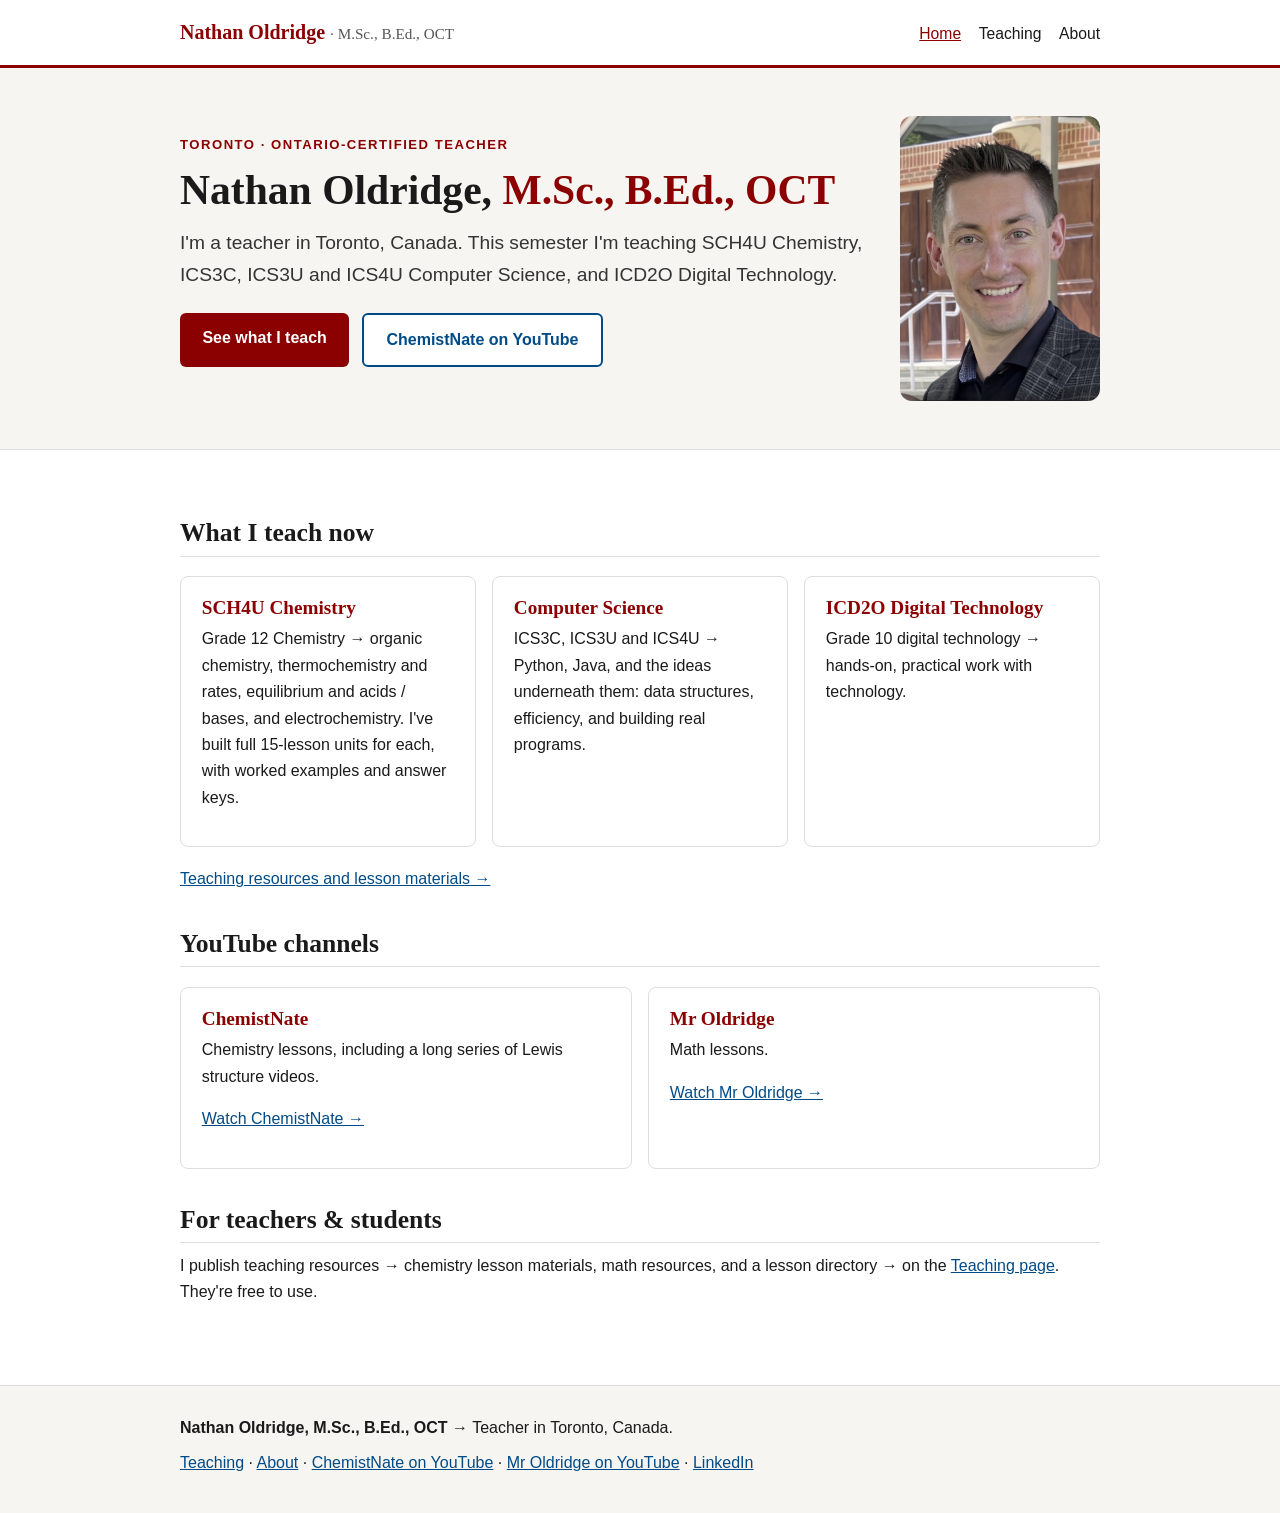
<file: index.html>
<!DOCTYPE html>
<html lang="en">
<head>
  <meta charset="UTF-8">
  <meta name="viewport" content="width=device-width, initial-scale=1.0">
  <title>Nathan Oldridge → Teacher in Toronto | M.Sc., B.Ed., OCT</title>
  <meta name="description" content="Nathan Oldridge, M.Sc., B.Ed., OCT → an Ontario-certified teacher in Toronto, currently teaching SCH4U Chemistry, ICS3C, ICS3U, ICS4U and ICD2O. YouTube: ChemistNate and Mr Oldridge.">
  <link rel="stylesheet" href="styles.css">
</head>
<body>

<header class="site-header">
  <div class="nav-wrap">
    <a class="brand" href="index.html">Nathan Oldridge <span>· M.Sc., B.Ed., OCT</span></a>
    <nav>
      <a href="index.html" class="active">Home</a>
      <a href="teaching.html">Teaching</a>
      <a href="about.html">About</a>
    </nav>
  </div>
</header>

<section class="hero">
  <div class="wrap hero-flex">
    <div>
    <p class="eyebrow">Toronto · Ontario-certified teacher</p>
    <h1>Nathan Oldridge, <em>M.Sc., B.Ed., OCT</em></h1>
    <p class="lede">I'm a teacher in Toronto, Canada. This semester I'm teaching SCH4U Chemistry, ICS3C, ICS3U and ICS4U Computer Science, and ICD2O Digital Technology.</p>
    <div class="cta-row">
      <a class="btn" href="teaching.html">See what I teach</a>
      <a class="btn secondary" href="https://www.youtube.com/chemistNate">ChemistNate on YouTube</a>
    </div>
    </div>
    <img class="hero-photo" src="nathan-headshot.jpg" alt="Nathan Oldridge, smiling, wearing a dark shirt and grey plaid blazer">
  </div>
</section>

<main class="wrap">

  <h2>What I teach now</h2>
  <div class="grid">
    <div class="card">
      <h3>SCH4U Chemistry</h3>
      <p>Grade 12 Chemistry → organic chemistry, thermochemistry and rates, equilibrium and acids / bases, and electrochemistry. I've built full 15-lesson units for each, with worked examples and answer keys.</p>
    </div>
    <div class="card">
      <h3>Computer Science</h3>
      <p>ICS3C, ICS3U and ICS4U → Python, Java, and the ideas underneath them: data structures, efficiency, and building real programs.</p>
    </div>
    <div class="card">
      <h3>ICD2O Digital Technology</h3>
      <p>Grade 10 digital technology → hands-on, practical work with technology.</p>
    </div>
  </div>
  <p><a href="teaching.html">Teaching resources and lesson materials →</a></p>

  <h2>YouTube channels</h2>
  <div class="grid">
    <div class="card">
      <h3>ChemistNate</h3>
      <p>Chemistry lessons, including a long series of Lewis structure videos.</p>
      <p><a href="https://www.youtube.com/chemistNate">Watch ChemistNate →</a></p>
    </div>
    <div class="card">
      <h3>Mr Oldridge</h3>
      <p>Math lessons.</p>
      <p><a href="https://www.youtube.com/mrOldridge">Watch Mr Oldridge →</a></p>
    </div>
  </div>

  <h2>For teachers &amp; students</h2>
  <p>I publish teaching resources → chemistry lesson materials, math resources, and a lesson directory → on the <a href="teaching.html">Teaching page</a>. They're free to use.</p>

</main>

<footer class="site-footer">
  <div class="wrap">
    <p><strong>Nathan Oldridge, M.Sc., B.Ed., OCT</strong> → Teacher in Toronto, Canada.</p>
    <p><a href="teaching.html">Teaching</a> · <a href="about.html">About</a> · <a href="https://www.youtube.com/chemistNate">ChemistNate on YouTube</a> · <a href="https://www.youtube.com/mrOldridge">Mr Oldridge on YouTube</a> · <a href="https://www.linkedin.com/in/nathanoldridge/">LinkedIn</a></p>
  </div>
</footer>

</body>
</html>
</file>
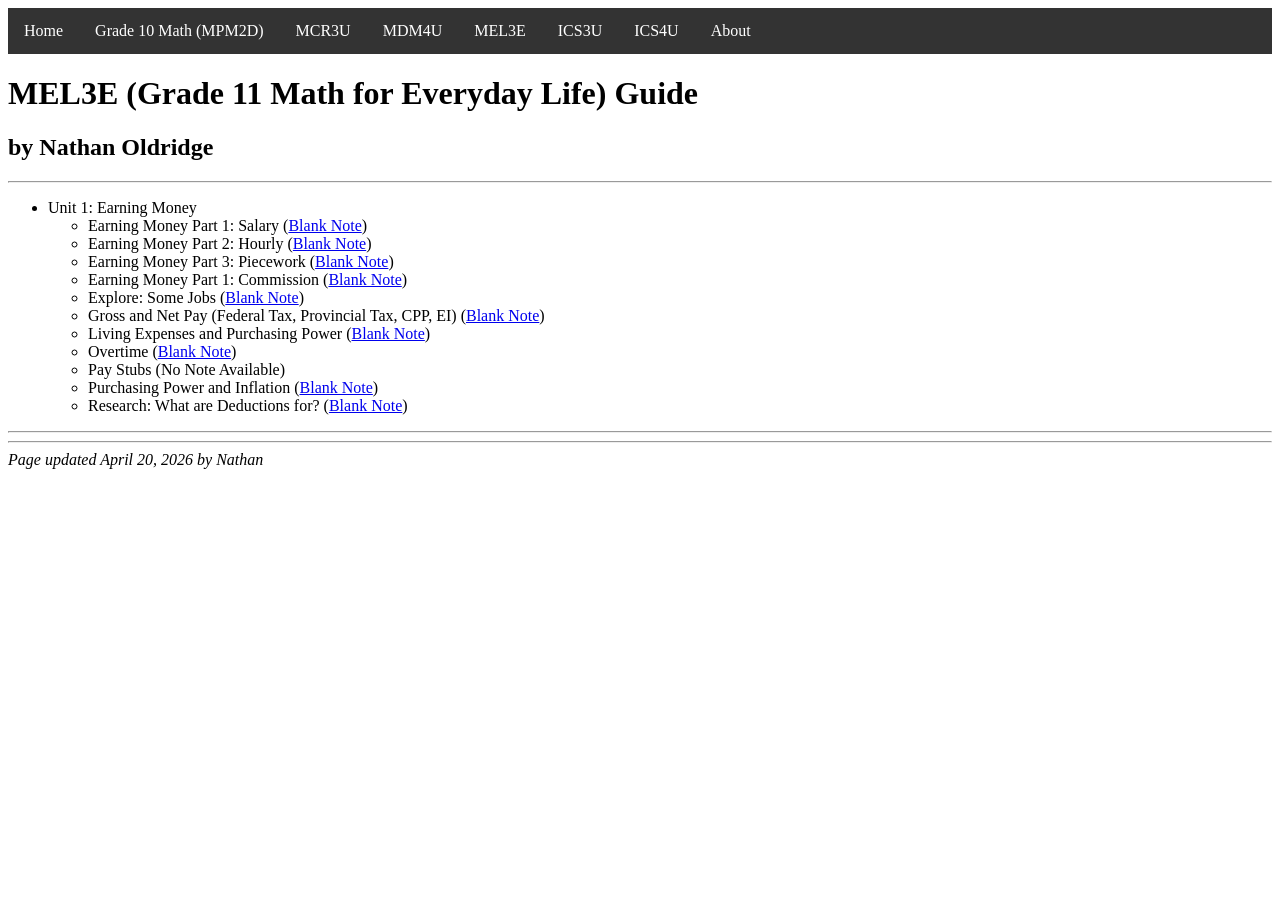
<file: mel3e/index.html>
<!doctype html>
<html lang="en">
  <head>
    <title>MEL3E Lessons by Nathan Oldridge</title>
    <style>
ul.nav {
  list-style-type: none;
  margin: 0;
  padding: 0;
  overflow: hidden;
  background-color: #333;
}

li.nav {
  float: left;
}

a.nav {
  display: block;
  color: white;
  text-align: center;
  padding: 14px 16px;
  text-decoration: none;
}

/* Change the link color to #111 (black) on hover */
a.nav:hover {
  background-color: #111;
}
a.nav:active{
    background-color: darkgreen;
}
    </style>
  </head>
  <body>
    <!-- navigation bar -->
    <ul class="nav">
        <li class="nav"><a class="nav" href="/index.html">Home</a></li>
        <li class="nav"><a class="nav" href="/mpm2d/">Grade 10 Math (MPM2D)</a></li>
        <li class="nav"><a class="nav" href="/mcr3u/">MCR3U</a></li>
        <li class="nav"><a class="nav" href="/mdm4u/">MDM4U</a></li>
        <li class="nav"><a class="nav" href="/mel3e/">MEL3E</a></li>        <li class="nav"><a class="nav" href="/ics3u/">ICS3U</a></li>
        <li class="nav"><a class="nav" href="/ics4u/">ICS4U</a></li>
        <li class="nav"><a class="nav" href="about.html">About</a></li>
    </ul>
    <!-- End navigation bar -->
    <h1>MEL3E (Grade 11 Math for Everyday Life) Guide</h1>
    <h2>by Nathan Oldridge</h2>
    <hr />
    <ul>
      <li>Unit 1: Earning Money
        <ul>
          <li>Earning Money Part 1: Salary (<a href="mel3e-earning-money-part-1-salary.pdf">Blank Note</a>)</li>
          <li>Earning Money Part 2: Hourly (<a href="mel3e-earning-money-part-2-hourly.pdf">Blank Note</a>)</li>
          <li>Earning Money Part 3: Piecework (<a href="mel3e-earning-money-part-3-piecework.pdf">Blank Note</a>)</li>
          <li>Earning Money Part 1: Commission (<a href="mel3e-earning-money-part-4-commission.pdf">Blank Note</a>)</li>
          <li>Explore: Some Jobs (<a href="mel3e-explore-some-jobs-a1-1.pdf">Blank Note</a>)</li>
          <li>Gross and Net Pay (Federal Tax, Provincial Tax, CPP, EI) (<a href="mel3e-gross-and-net-pay-fed-prov-tax-cpp-ei.pdf">Blank Note</a>)</li>
          <li>Living Expenses and Purchasing Power (<a href="mel3e-living-expenses-purchasing-power.pdf">Blank Note</a>)</li>
          <li>Overtime (<a href="mel3e-overtime.pdf">Blank Note</a>)</li>
          <li>Pay Stubs (No Note Available)</li>
          <li>Purchasing Power and Inflation (<a href="mel3e-purchasing-power-inflation.pdf">Blank Note</a>)</li>
          <li>Research: What are Deductions for? (<a href="mel3e-research-what-are-deductions-for-a2-1.pdf">Blank Note</a>)</li>
        </ul>
      </li>
      <!--<li>B: Analytic Geometry
        <ul>
          <li>model and solve problems involving the intersection of two straight lines;</li>
          <li>solve problems using analytic geometry involving properties of lines and line segments;</li>
          <li>verify geometric properties of triangles and quadrilaterals, using analytic geometry.</li>
        </ul>
      </li>
      <li>C: Trigonometry
        <ul>
          <li>use their knowledge of ratio and proportion to investigate similar triangles and solve problems related to similarity;</li>
          <li>solve problems involving right triangles, using the primary trigonometric ratios and the Pythagorean theorem;</li>
          <li>solve problems involving acute triangles, using the sine law and the cosine law.</li>
        </ul>
      </li>-->
    </ul>
    <hr />
    
    <hr />
    <i>Page updated April 20, 2026 by Nathan</i>
  </body>
</html>
</file>
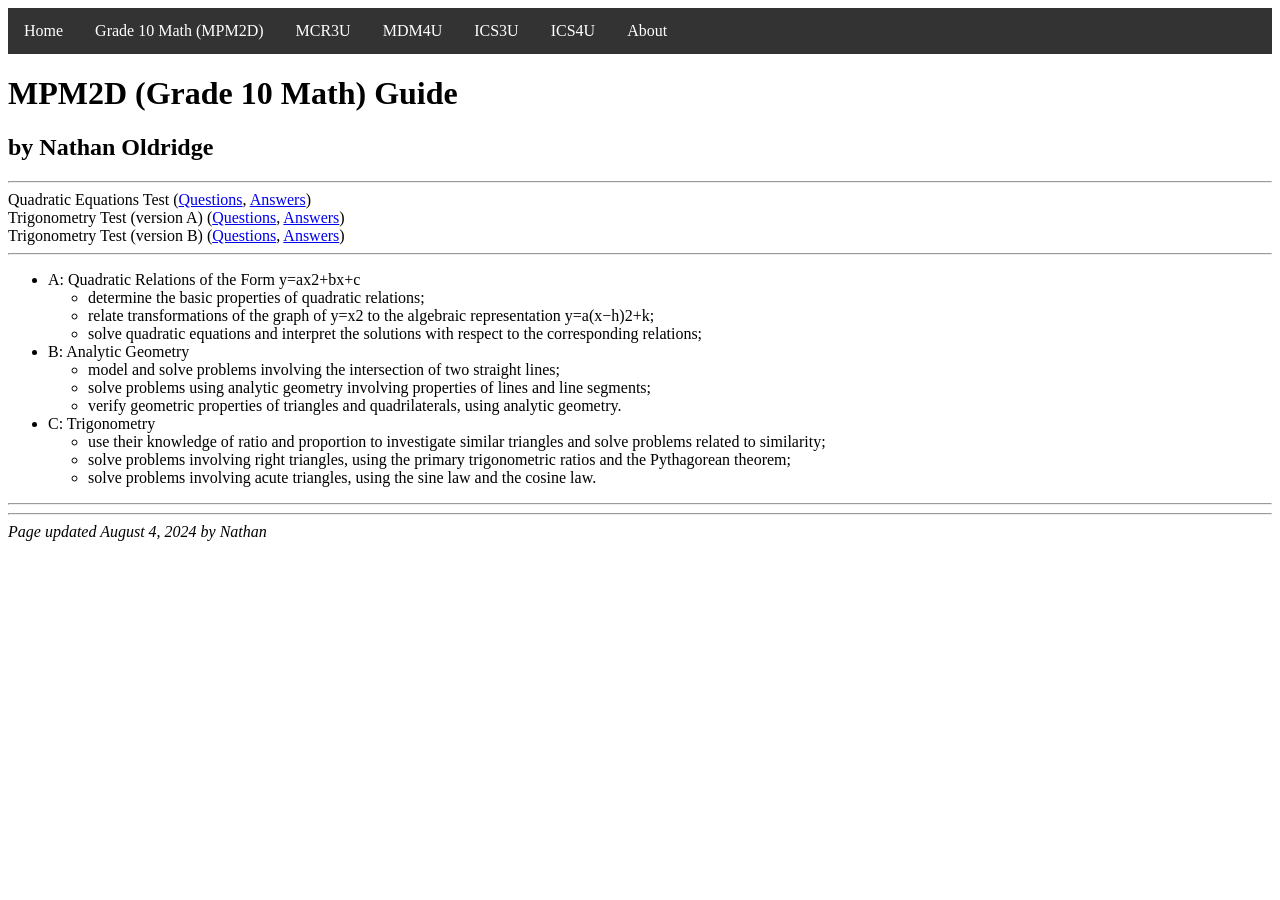
<file: mpm2d/index.html>
<!doctype html>
<html lang="en">
  <head>
    <title>MPMD Guide by Nathan Oldridge</title>
    <style>
ul.nav {
  list-style-type: none;
  margin: 0;
  padding: 0;
  overflow: hidden;
  background-color: #333;
}

li.nav {
  float: left;
}

a.nav {
  display: block;
  color: white;
  text-align: center;
  padding: 14px 16px;
  text-decoration: none;
}

/* Change the link color to #111 (black) on hover */
a.nav:hover {
  background-color: #111;
}
a.nav:active{
    background-color: darkgreen;
}
    </style>
  </head>
  <body>
    <!-- navigation bar -->
    <ul class="nav">
        <li class="nav"><a class="nav" href="/index.html">Home</a></li>
        <li class="nav"><a class="nav" href="/mpm2d/">Grade 10 Math (MPM2D)</a></li>
        <li class="nav"><a class="nav" href="/mcr3u/">MCR3U</a></li>
        <li class="nav"><a class="nav" href="/mdm4u/">MDM4U</a></li>
        <li class="nav"><a class="nav" href="/ics3u/">ICS3U</a></li>
        <li class="nav"><a class="nav" href="/ics4u/">ICS4U</a></li>
        <li class="nav"><a class="nav" href="about.html">About</a></li>
    </ul>
    <!-- End navigation bar -->
    <h1>MPM2D (Grade 10 Math) Guide</h1>
    <h2>by Nathan Oldridge</h2>
    <hr />
    Quadratic Equations Test (<a href="mpm2d-quadratic-equations-test-a-may-2022-questions.pdf">Questions</a>, <a href="mpm2d-quadratic-equations-test-a-may-2022-answers.pdf">Answers</a>)
    <br />
    Trigonometry Test (version A) (<a href="mpm2d-trigonometry-test-a-questions.pdf">Questions</a>, <a href="mpm2d-trigonometry-test-a-answers.pdf">Answers</a>)
    <br />
    Trigonometry Test (version B) (<a href="mpm2d-trigonometry-test-b-questions.pdf">Questions</a>, <a href="mpm2d-trigonometry-test-b-answers.pdf">Answers</a>)
    <hr />
    <ul>
      <li>A: Quadratic Relations of the Form y=ax2+bx+c
        <ul>
          <li>determine the basic properties of quadratic relations;</li>
          <li>relate transformations of the graph of y=x2 to the algebraic representation y=a(x−h)2+k;</li>
          <li>solve quadratic equations and interpret the solutions with respect to the corresponding relations;</li>
        </ul>
      </li>
      <li>B: Analytic Geometry
        <ul>
          <li>model and solve problems involving the intersection of two straight lines;</li>
          <li>solve problems using analytic geometry involving properties of lines and line segments;</li>
          <li>verify geometric properties of triangles and quadrilaterals, using analytic geometry.</li>
        </ul>
      </li>
      <li>C: Trigonometry
        <ul>
          <li>use their knowledge of ratio and proportion to investigate similar triangles and solve problems related to similarity;</li>
          <li>solve problems involving right triangles, using the primary trigonometric ratios and the Pythagorean theorem;</li>
          <li>solve problems involving acute triangles, using the sine law and the cosine law.</li>
        </ul>
      </li>
    </ul>
    <hr />
    
    <hr />
    <i>Page updated August 4, 2024 by Nathan</i>
  </body>
</html>
</file>
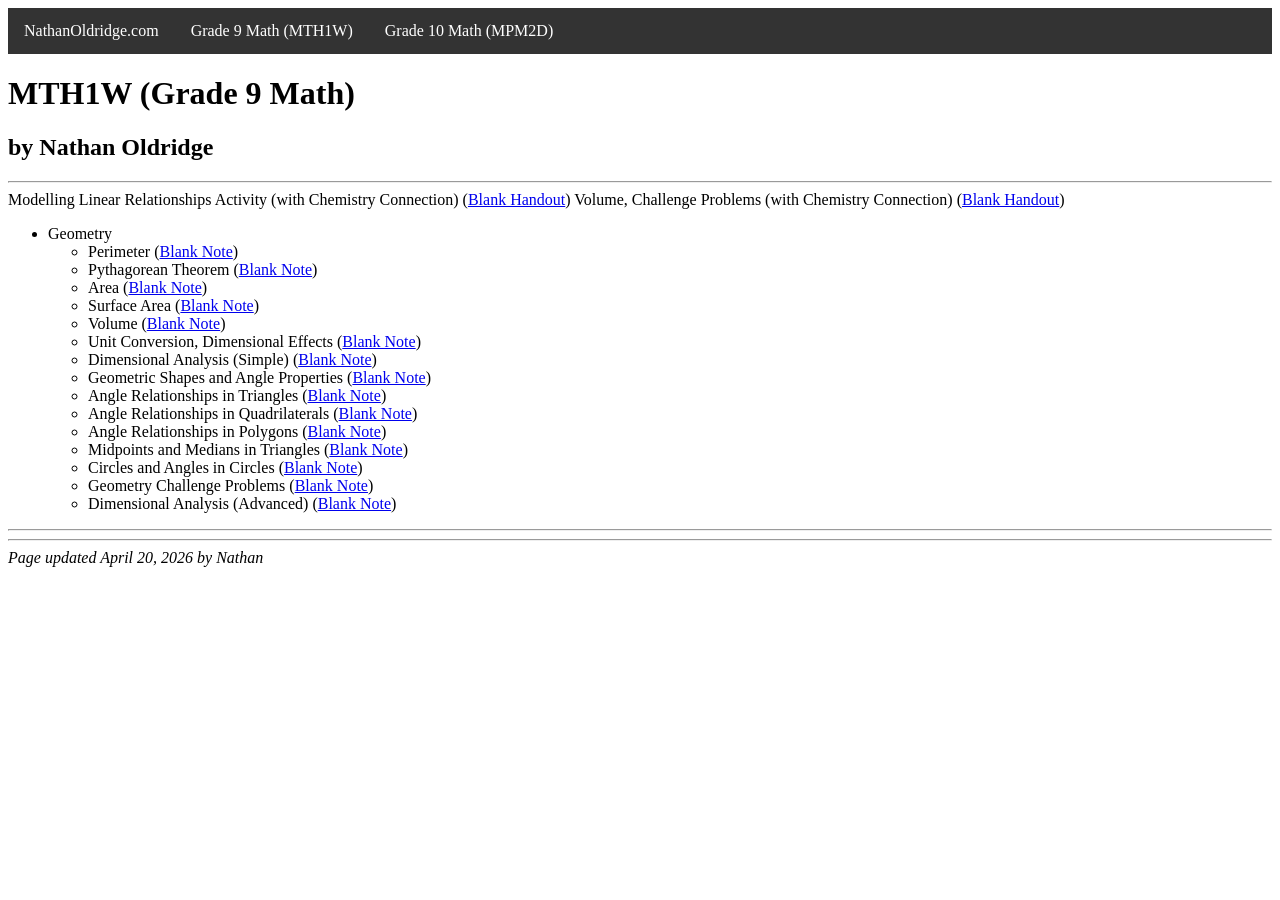
<file: mth1w/index.html>
<!doctype html>
<html lang="en">
  <head>
    <title>MTH1W Lessons, Quizzes, Tests by Nathan Oldridge</title>
    <style>
ul.nav {
  list-style-type: none;
  margin: 0;
  padding: 0;
  overflow: hidden;
  background-color: #333;
}

li.nav {
  float: left;
}

a.nav {
  display: block;
  color: white;
  text-align: center;
  padding: 14px 16px;
  text-decoration: none;
}

/* Change the link color to #111 (black) on hover */
a.nav:hover {
  background-color: #111;
}
a.nav:active{
    background-color: darkgreen;
}
    </style>
  </head>
  <body>
    <!-- navigation bar -->
    <ul class="nav">
        <li class="nav"><a class="nav" href="../index.html">NathanOldridge.com</a></li>
        <li class="nav"><a class="nav" href="/mth1w/">Grade 9 Math (MTH1W)</a></li>
        <li class="nav"><a class="nav" href="/mpm2d/">Grade 10 Math (MPM2D)</a></li>
        <!--<li class="nav"><a class="nav" href="/mcr3u/">MCR3U</a></li>
        <li class="nav"><a class="nav" href="/mdm4u/">MDM4U</a></li>
        <li class="nav"><a class="nav" href="/ics3u/">ICS3U</a></li>
        <li class="nav"><a class="nav" href="/ics4u/">ICS4U</a></li>
        <li class="nav"><a class="nav" href="about.html">About</a></li>-->
    </ul>
    <!-- End navigation bar -->
    <h1>MTH1W (Grade 9 Math)</h1>
    <h2>by Nathan Oldridge</h2>
    <hr />
    Modelling Linear Relationships Activity (with Chemistry Connection) (<a href="mth1w-modelling-linear-relationships-plus-chemistry-connection.pdf">Blank Handout</a>)
    Volume, Challenge Problems (with Chemistry Connection) (<a href="mth1w-volume-challenge-problems-chemistry-connection.pdf">Blank Handout</a>)
    <br />
    <ul>
      <li>Geometry
        <ul>
          <li>Perimeter (<a href="mth1w-perimeter.pdf">Blank Note</a>)</li>
          <li>Pythagorean Theorem (<a href="mth1w-pythagorean-theorem.pdf">Blank Note</a>)</li>
          <li>Area (<a href="mth1w-area.pdf">Blank Note</a>)</li>
          <li>Surface Area (<a href="mth1w-surface-area.pdf">Blank Note</a>)</li>
          <li>Volume (<a href="mth1w-volume.pdf">Blank Note</a>)</li>
          <li>Unit Conversion, Dimensional Effects (<a href="mth1w-unit-conversions-dimensional-effects.pdf">Blank Note</a>)</li>
          <li>Dimensional Analysis (Simple) (<a href="mth1w-dimensional-analysis.pdf">Blank Note</a>)</li>
          <li>Geometric Shapes and Angle Properties (<a href="mth1w-geometric-shapes-and-angle-properties.pdf">Blank Note</a>)</li>
          <li>Angle Relationships in Triangles (<a href="mth1w-angle-relationships-in-triangles.pdf">Blank Note</a>)</li>
          <li>Angle Relationships in Quadrilaterals (<a href="mth1w-angle-relationships-quadrilaterals.pdf">Blank Note</a>)</li>
          <li>Angle Relationships in Polygons (<a href="mth1w-angle-relationships-polygons.pdf">Blank Note</a>)</li>
          <li>Midpoints and Medians in Triangles (<a href="mth1w-midpoints-medians-triangles.pdf">Blank Note</a>)</li>
          <li>Circles and Angles in Circles (<a href="mth1w-circles.pdf">Blank Note</a>)</li>
          <li>Geometry Challenge Problems (<a href="mth1w-geometry-challenge-problems.pdf">Blank Note</a>)</li>
          <li>Dimensional Analysis (Advanced) (<a href="mth1w-dimensional-analysis-advanced.pdf">Blank Note</a>)</li>
          </ul>
      </li>
    </ul>
    <!--Trigonometry Test (version A) (<a href="mpm2d-trigonometry-test-a-questions.pdf">Questions</a>, <a href="mpm2d-trigonometry-test-a-answers.pdf">Answers</a>)
    <br />
    Trigonometry Test (version B) (<a href="mpm2d-trigonometry-test-b-questions.pdf">Questions</a>, <a href="mpm2d-trigonometry-test-b-answers.pdf">Answers</a>)
    <hr />-->
    <!--<ul>
      <li>A: Quadratic Relations of the Form y=ax2+bx+c
        <ul>
          <li>determine the basic properties of quadratic relations;</li>
          <li>relate transformations of the graph of y=x2 to the algebraic representation y=a(x−h)2+k;</li>
          <li>solve quadratic equations and interpret the solutions with respect to the corresponding relations;</li>
        </ul>
      </li>
      <li>B: Analytic Geometry
        <ul>
          <li>model and solve problems involving the intersection of two straight lines;</li>
          <li>solve problems using analytic geometry involving properties of lines and line segments;</li>
          <li>verify geometric properties of triangles and quadrilaterals, using analytic geometry.</li>
        </ul>
      </li>
      <li>C: Trigonometry
        <ul>
          <li>use their knowledge of ratio and proportion to investigate similar triangles and solve problems related to similarity;</li>
          <li>solve problems involving right triangles, using the primary trigonometric ratios and the Pythagorean theorem;</li>
          <li>solve problems involving acute triangles, using the sine law and the cosine law.</li>
        </ul>
      </li>
    </ul>-->
    <hr />
    
    <hr />
    <i>Page updated April 20, 2026 by Nathan</i>
  </body>
</html>
</file>
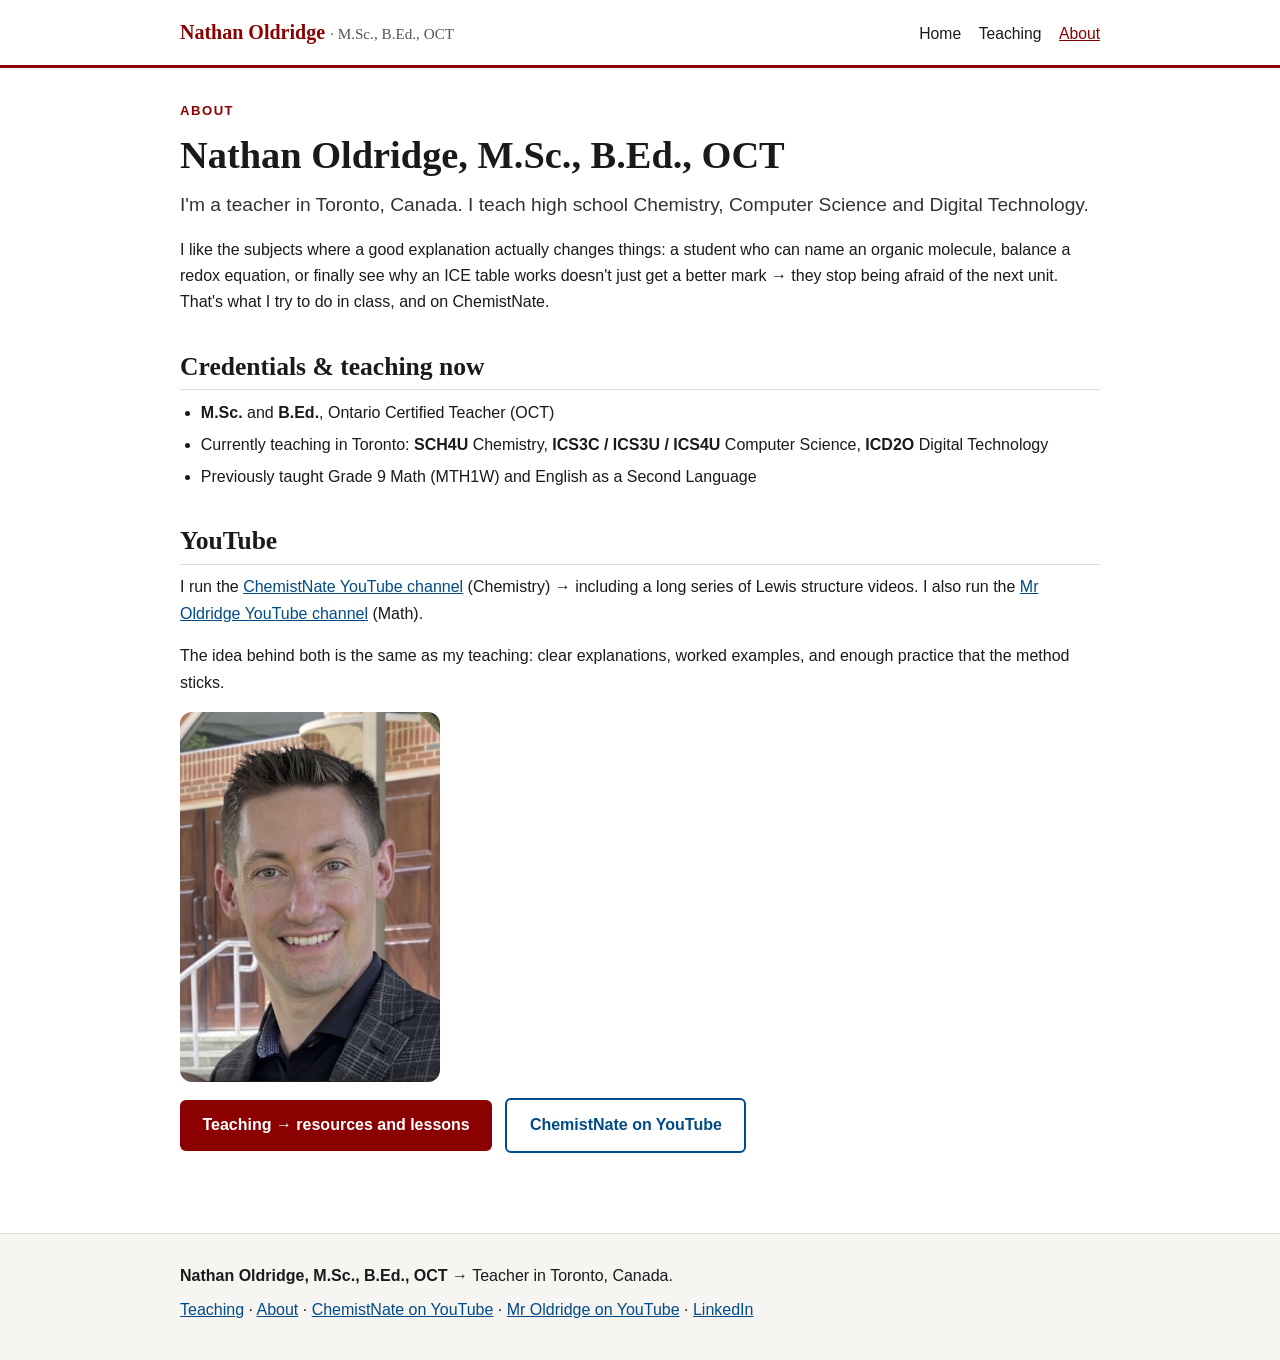
<file: about.html>
<!DOCTYPE html>
<html lang="en">
<head>
  <meta charset="UTF-8">
  <meta name="viewport" content="width=device-width, initial-scale=1.0">
  <title>About → Nathan Oldridge, M.Sc., B.Ed., OCT</title>
  <meta name="description" content="About Nathan Oldridge → Ontario-certified teacher in Toronto, M.Sc., B.Ed., OCT, teaching SCH4U Chemistry and running ChemistNate.">
  <link rel="stylesheet" href="styles.css">
</head>
<body>

<header class="site-header">
  <div class="nav-wrap">
    <a class="brand" href="index.html">Nathan Oldridge <span>· M.Sc., B.Ed., OCT</span></a>
    <nav>
      <a href="index.html">Home</a>
      <a href="teaching.html">Teaching</a>
      <a href="about.html" class="active">About</a>
    </nav>
  </div>
</header>

<main class="wrap">
  <p class="eyebrow">About</p>
  <h1>Nathan Oldridge, M.Sc., B.Ed., OCT</h1>
  <p class="lede">I'm a teacher in Toronto, Canada. I teach high school Chemistry, Computer Science and Digital Technology.</p>

  <p>I like the subjects where a good explanation actually changes things: a student who can name an organic molecule, balance a redox equation, or finally see why an ICE table works doesn't just get a better mark → they stop being afraid of the next unit. That's what I try to do in class, and on ChemistNate.</p>

  <h2>Credentials &amp; teaching now</h2>
  <ul>
    <li><strong>M.Sc.</strong> and <strong>B.Ed.</strong>, Ontario Certified Teacher (OCT)</li>
    <li>Currently teaching in Toronto: <strong>SCH4U</strong> Chemistry, <strong>ICS3C / ICS3U / ICS4U</strong> Computer Science, <strong>ICD2O</strong> Digital Technology</li>
    <li>Previously taught Grade 9 Math (MTH1W) and English as a Second Language</li>
  </ul>

  <h2>YouTube</h2>
  <p>I run the <a href="https://www.youtube.com/chemistNate">ChemistNate YouTube channel</a> (Chemistry) → including a long series of Lewis structure videos. I also run the <a href="https://www.youtube.com/mrOldridge">Mr Oldridge YouTube channel</a> (Math).</p>
  <p>The idea behind both is the same as my teaching: clear explanations, worked examples, and enough practice that the method sticks.</p>

  <img class="about-photo" src="nathan-headshot.jpg" alt="Nathan Oldridge, smiling, wearing a dark shirt and grey plaid blazer">

  <p><a class="btn" href="teaching.html">Teaching → resources and lessons</a> &nbsp; <a class="btn secondary" href="https://www.youtube.com/chemistNate">ChemistNate on YouTube</a></p>
</main>

<footer class="site-footer">
  <div class="wrap">
    <p><strong>Nathan Oldridge, M.Sc., B.Ed., OCT</strong> → Teacher in Toronto, Canada.</p>
    <p><a href="teaching.html">Teaching</a> · <a href="about.html">About</a> · <a href="https://www.youtube.com/chemistNate">ChemistNate on YouTube</a> · <a href="https://www.youtube.com/mrOldridge">Mr Oldridge on YouTube</a> · <a href="https://www.linkedin.com/in/nathanoldridge/">LinkedIn</a></p>
  </div>
</footer>

</body>
</html>
</file>
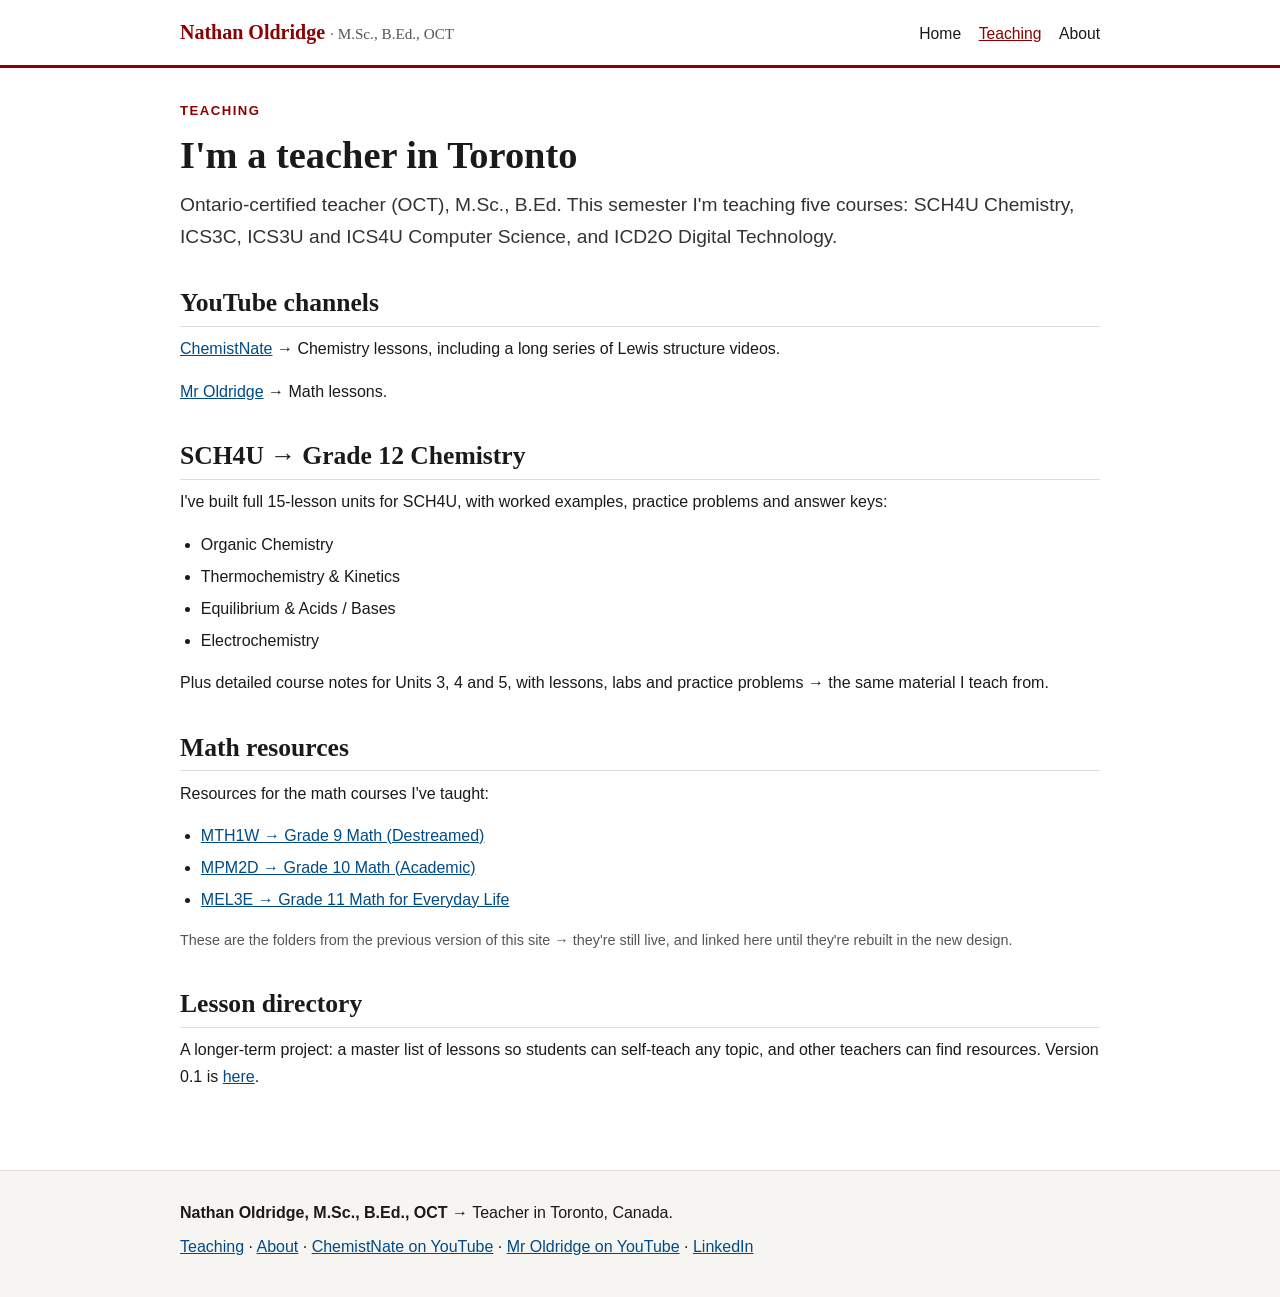
<file: teaching.html>
<!DOCTYPE html>
<html lang="en">
<head>
  <meta charset="UTF-8">
  <meta name="viewport" content="width=device-width, initial-scale=1.0">
  <title>Teaching → Nathan Oldridge, Toronto Teacher</title>
  <meta name="description" content="Nathan Oldridge, M.Sc., B.Ed., OCT → currently teaching SCH4U Chemistry, ICS3C, ICS3U, ICS4U and ICD2O in Toronto. Math resources and YouTube channels.">
  <link rel="stylesheet" href="styles.css">
</head>
<body>

<header class="site-header">
  <div class="nav-wrap">
    <a class="brand" href="index.html">Nathan Oldridge <span>· M.Sc., B.Ed., OCT</span></a>
    <nav>
      <a href="index.html">Home</a>
      <a href="teaching.html" class="active">Teaching</a>
      <a href="about.html">About</a>
    </nav>
  </div>
</header>

<main class="wrap">
  <p class="eyebrow">Teaching</p>
  <h1>I'm a teacher in Toronto</h1>
  <p class="lede">Ontario-certified teacher (OCT), M.Sc., B.Ed. This semester I'm teaching five courses: SCH4U Chemistry, ICS3C, ICS3U and ICS4U Computer Science, and ICD2O Digital Technology.</p>


  <h2>YouTube channels</h2>
  <p><a href="https://www.youtube.com/chemistNate">ChemistNate</a> → Chemistry lessons, including a long series of Lewis structure videos.</p>
  <p><a href="https://www.youtube.com/mrOldridge">Mr Oldridge</a> → Math lessons.</p>

  <h2>SCH4U → Grade 12 Chemistry</h2>
  <p>I've built full 15-lesson units for SCH4U, with worked examples, practice problems and answer keys:</p>
  <ul>
    <li>Organic Chemistry</li>
    <li>Thermochemistry &amp; Kinetics</li>
    <li>Equilibrium &amp; Acids / Bases</li>
    <li>Electrochemistry</li>
  </ul>
  <p>Plus detailed course notes for Units 3, 4 and 5, with lessons, labs and practice problems → the same material I teach from.</p>

  <h2>Math resources</h2>
  <p>Resources for the math courses I've taught:</p>
  <ul>
    <li><a href="/mth1w/">MTH1W → Grade 9 Math (Destreamed)</a></li>
    <li><a href="/mpm2d/">MPM2D → Grade 10 Math (Academic)</a></li>
    <li><a href="/mel3e/">MEL3E → Grade 11 Math for Everyday Life</a></li>
  </ul>
  <p class="small muted">These are the folders from the previous version of this site → they're still live, and linked here until they're rebuilt in the new design.</p>

  <h2>Lesson directory</h2>
  <p>A longer-term project: a master list of lessons so students can self-teach any topic, and other teachers can find resources. Version 0.1 is <a href="lesson-directory.html">here</a>.</p>
</main>

<footer class="site-footer">
  <div class="wrap">
    <p><strong>Nathan Oldridge, M.Sc., B.Ed., OCT</strong> → Teacher in Toronto, Canada.</p>
    <p><a href="teaching.html">Teaching</a> · <a href="about.html">About</a> · <a href="https://www.youtube.com/chemistNate">ChemistNate on YouTube</a> · <a href="https://www.youtube.com/mrOldridge">Mr Oldridge on YouTube</a> · <a href="https://www.linkedin.com/in/nathanoldridge/">LinkedIn</a></p>
  </div>
</footer>

</body>
</html>
</file>
<file: styles.css>
/* NathanOldridge.com → draft revamp, Nov 2026
   Light, parent-friendly, echoes the ChemistNate palette:
   maroon #8b0000, blue #004b87, Georgia headings, Arial body. */
:root {
  --maroon: #8b0000;
  --blue: #004b87;
  --ink: #1a1a1a;
  --muted: #555;
  --line: #ddd;
  --bg: #ffffff;
  --soft: #f7f5f2;
  --soft-blue: #eef4f9;
}
* { box-sizing: border-box; }
body {
  font-family: Arial, Verdana, Helvetica, sans-serif;
  margin: 0; padding: 0;
  background: var(--bg); color: var(--ink);
  line-height: 1.65;
}
a { color: var(--blue); }
a:hover { text-decoration: underline; }
h1, h2, h3 { font-family: Georgia, "Times New Roman", serif; color: var(--ink); line-height: 1.25; }
h1 { font-size: 2.4rem; margin: 0 0 0.6rem; }
h2 { font-size: 1.6rem; margin: 2.2rem 0 0.6rem; border-bottom: 1px solid var(--line); padding-bottom: 0.4rem; }
h3 { font-size: 1.2rem; margin: 1.4rem 0 0.4rem; }
p { margin: 0 0 1rem; }
ul { margin: 0 0 1rem; padding-left: 1.3rem; }
li { margin-bottom: 0.35rem; }

/* Header / nav */
.site-header {
  border-bottom: 3px solid var(--maroon);
  background: #fff;
}
.nav-wrap {
  max-width: 960px; margin: 0 auto; padding: 1rem 20px;
  display: flex; flex-wrap: wrap; align-items: baseline; gap: 0.4rem 1.5rem;
}
.brand { font-family: Georgia, serif; font-size: 1.25rem; color: var(--maroon); text-decoration: none; font-weight: bold; }
.brand span { color: var(--muted); font-weight: normal; font-size: 0.95rem; }
nav { margin-left: auto; display: flex; flex-wrap: wrap; gap: 1.1rem; }
nav a { color: var(--ink); text-decoration: none; font-size: 0.98rem; }
nav a:hover, nav a.active { color: var(--maroon); text-decoration: underline; }

/* Layout */
.wrap { max-width: 960px; margin: 0 auto; padding: 2rem 20px 4rem; }
.lede { font-size: 1.2rem; color: #333; }
.muted { color: var(--muted); }
.small { font-size: 0.9rem; }

/* Hero */
.hero { background: var(--soft); border-bottom: 1px solid var(--line); }
.hero .wrap { padding-top: 3rem; padding-bottom: 3rem; }
.eyebrow { text-transform: uppercase; letter-spacing: 1.5px; font-size: 0.82rem; color: var(--maroon); font-weight: bold; margin: 0 0 0.6rem; }
.hero h1 { font-size: 2.6rem; }
.hero h1 em { color: var(--maroon); font-style: normal; }
.cta-row { display: flex; flex-wrap: wrap; gap: 0.8rem; margin: 1.4rem 0 1rem; }
.btn {
  display: inline-block; padding: 0.75rem 1.4rem; border-radius: 6px;
  background: var(--maroon); color: #fff; text-decoration: none; font-weight: bold;
}
.btn:hover { background: #6d0000; color: #fff; text-decoration: none; }
.btn.secondary { background: #fff; color: var(--blue); border: 2px solid var(--blue); }
.btn.secondary:hover { background: var(--soft-blue); }
.rate-chip { font-size: 1.05rem; }
.rate-chip strong { font-size: 1.25rem; }

/* Cards */
.grid { display: grid; grid-template-columns: repeat(auto-fit, minmax(260px, 1fr)); gap: 1rem; margin: 1.2rem 0; }
.card { border: 1px solid var(--line); border-radius: 8px; padding: 1.2rem 1.3rem; background: #fff; }
.card h3 { margin-top: 0; color: var(--maroon); }
.card.soft { background: var(--soft); }
.card.blue { background: var(--soft-blue); }

/* Steps */
.steps { counter-reset: step; list-style: none; padding: 0; }
.steps li { counter-increment: step; padding-left: 2.6rem; position: relative; margin-bottom: 1rem; }
.steps li::before {
  content: counter(step); position: absolute; left: 0; top: 0;
  width: 1.9rem; height: 1.9rem; border-radius: 50%;
  background: var(--maroon); color: #fff; text-align: center; line-height: 1.9rem; font-weight: bold;
}

/* Callout / note boxes */
.callout { border-left: 4px solid var(--maroon); background: var(--soft); padding: 1rem 1.2rem; margin: 1.5rem 0; }
.callout.blue { border-left-color: var(--blue); background: var(--soft-blue); }
.callout p:last-child { margin-bottom: 0; }

/* Tables */
table { width: 100%; border-collapse: collapse; margin: 1rem 0 1.5rem; font-size: 0.98rem; }
th, td { text-align: left; padding: 0.6rem 0.8rem; border-bottom: 1px solid var(--line); vertical-align: top; }
th { background: var(--soft); }

/* Forms */
label { display: block; font-weight: bold; margin: 1rem 0 0.3rem; }
input, select, textarea {
  width: 100%; padding: 0.65rem 0.8rem; font: inherit;
  border: 1px solid #bbb; border-radius: 6px;
}
textarea { min-height: 120px; }
button { font: inherit; cursor: pointer; border: none; }

/* Footer */
.site-footer { border-top: 1px solid var(--line); background: var(--soft); }
.site-footer .wrap { padding-top: 1.8rem; padding-bottom: 1.8rem; }
.site-footer p { margin-bottom: 0.5rem; }

@media (max-width: 640px) {
  h1, .hero h1 { font-size: 1.9rem; }
  nav { margin-left: 0; }
  .wrap { padding-left: 16px; padding-right: 16px; }
}

/* Testimonials */
.quote blockquote { margin: 0; }
.quote blockquote p { font-size: 1.05rem; margin-bottom: 0.6rem; }
.quote figcaption { color: var(--muted); font-size: 0.88rem; }

/* Headshot */
.hero-flex { display: flex; gap: 2rem; align-items: center; }
.hero-photo { width: 200px; flex-shrink: 0; border-radius: 12px; }
.about-photo { width: 260px; border-radius: 12px; display: block; margin: 1rem 0; }
@media (max-width: 640px) {
  .hero-flex { flex-direction: column; align-items: flex-start; }
  .hero-photo { width: 160px; }
  .about-photo { width: 220px; }
}

.testimonials { display: flex; flex-direction: column; gap: 1rem; margin: 1.2rem 0; }
.testimonials .quote { margin: 0; width: 100%; }
</file>
